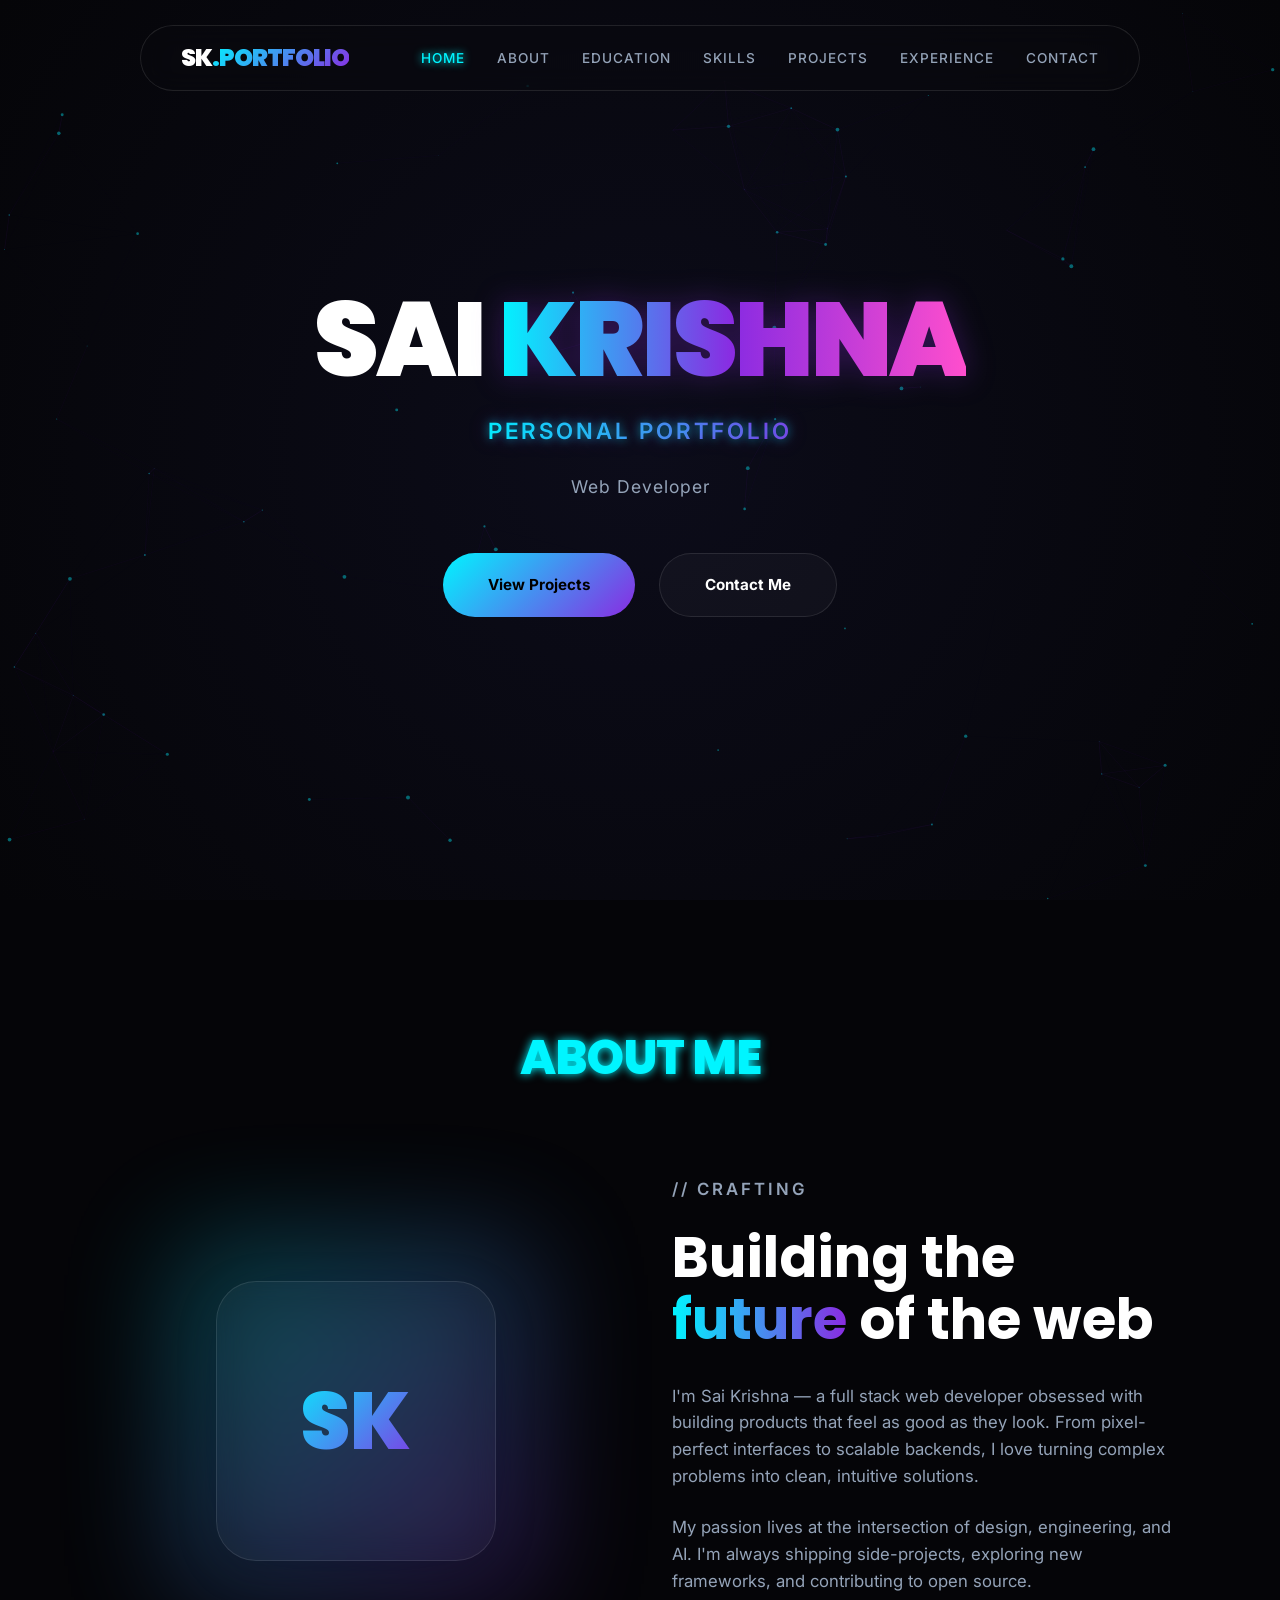
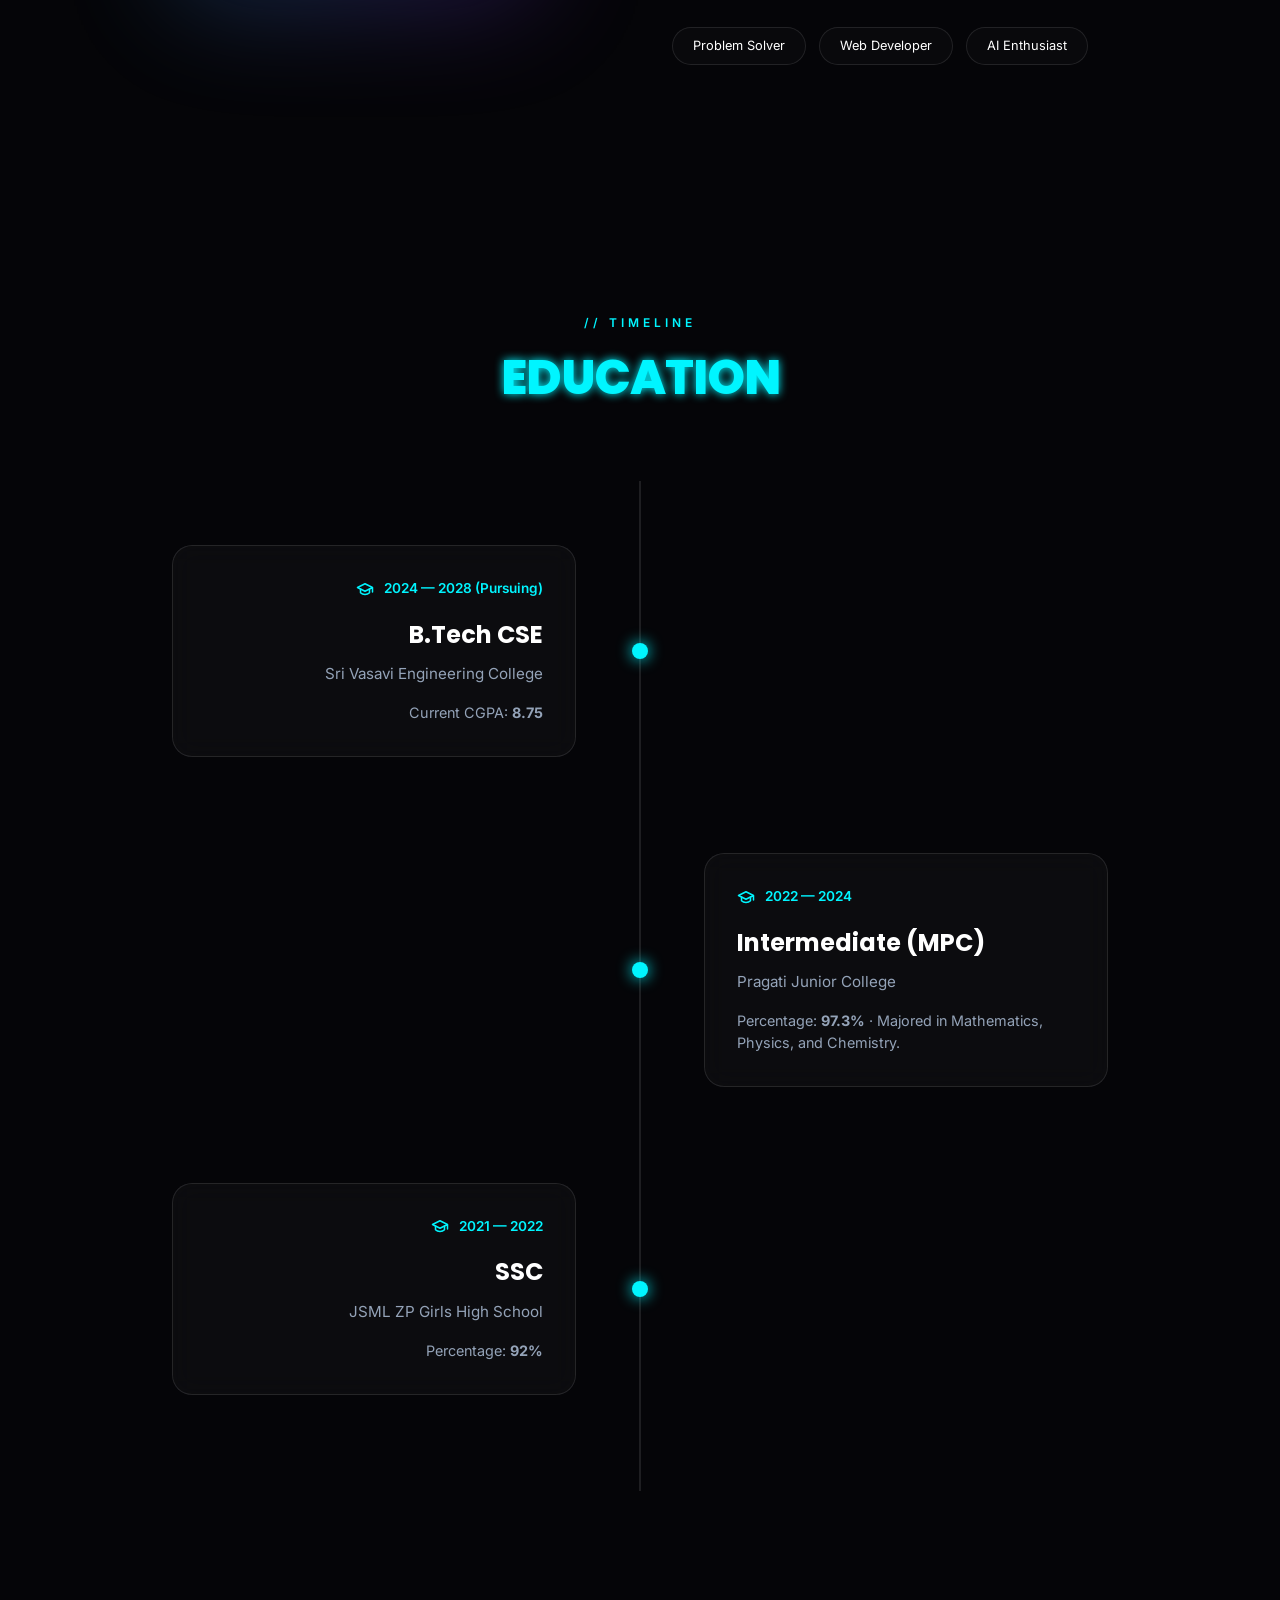
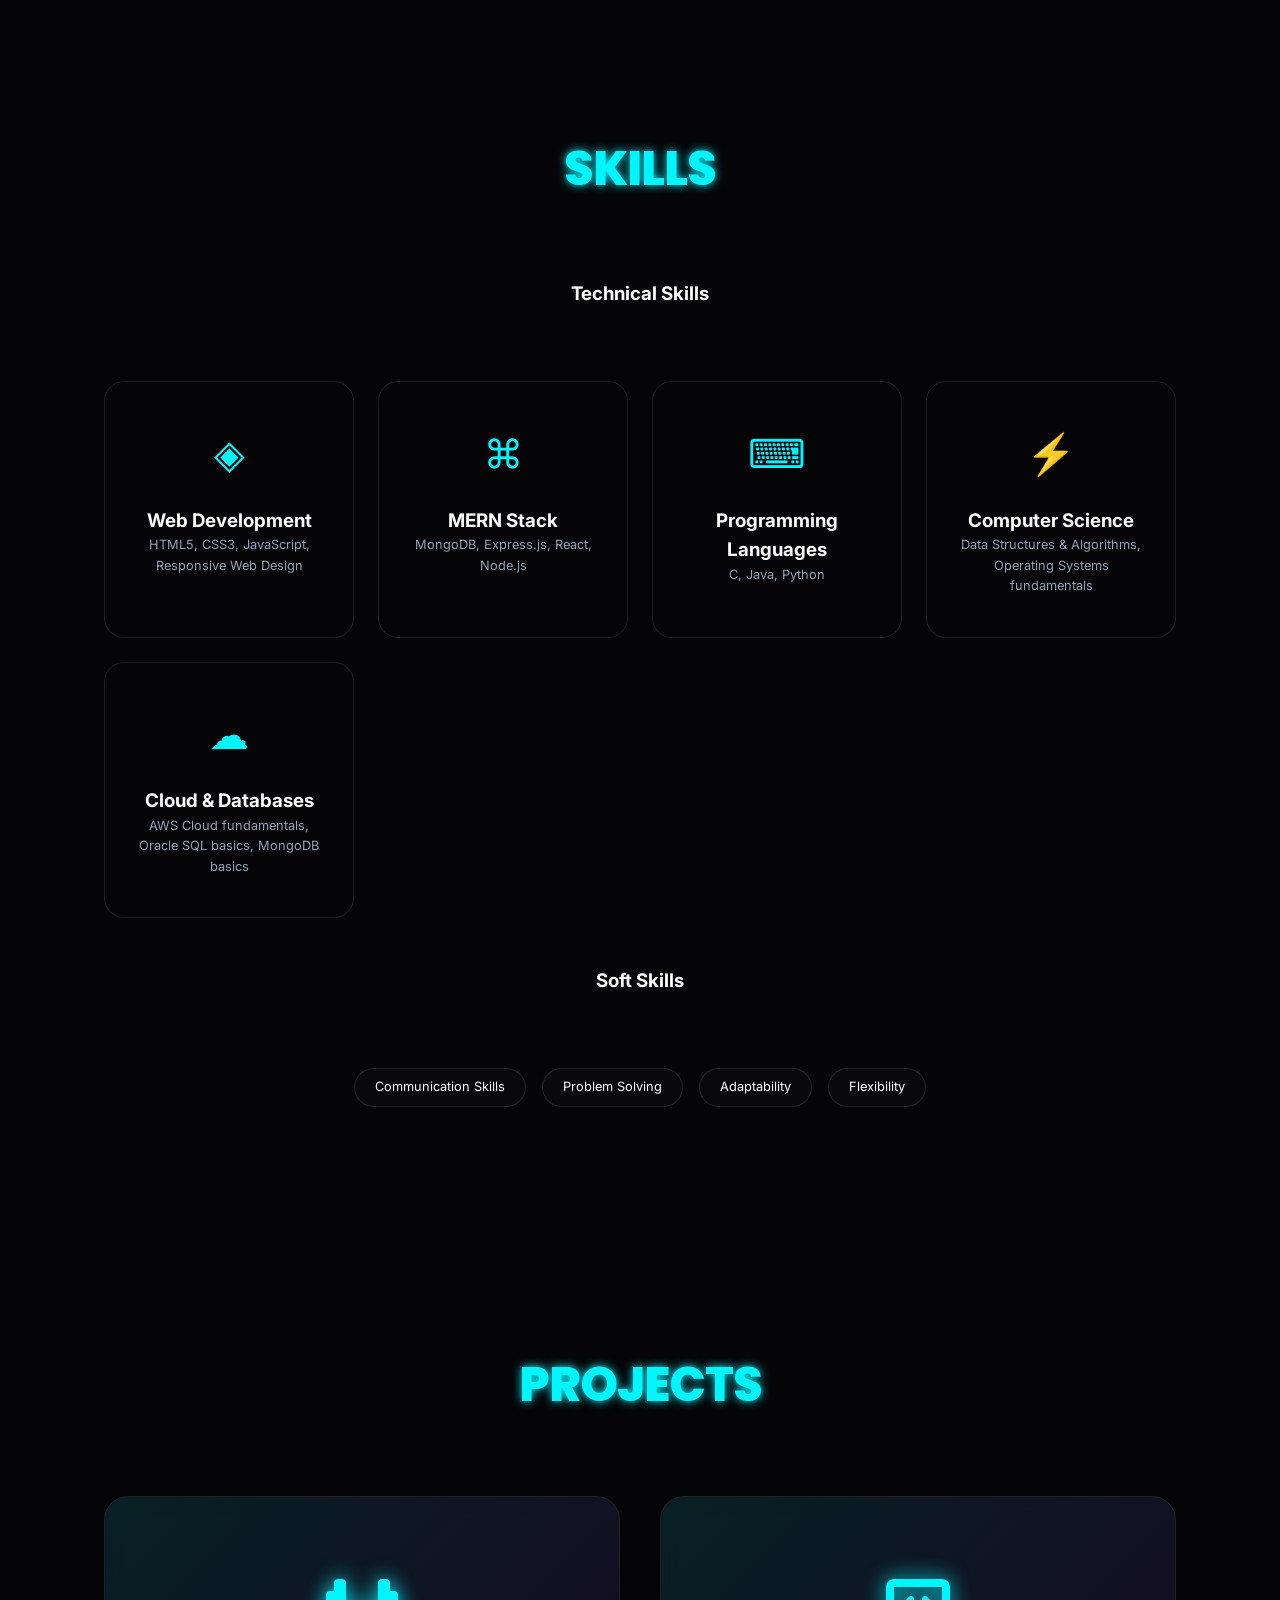
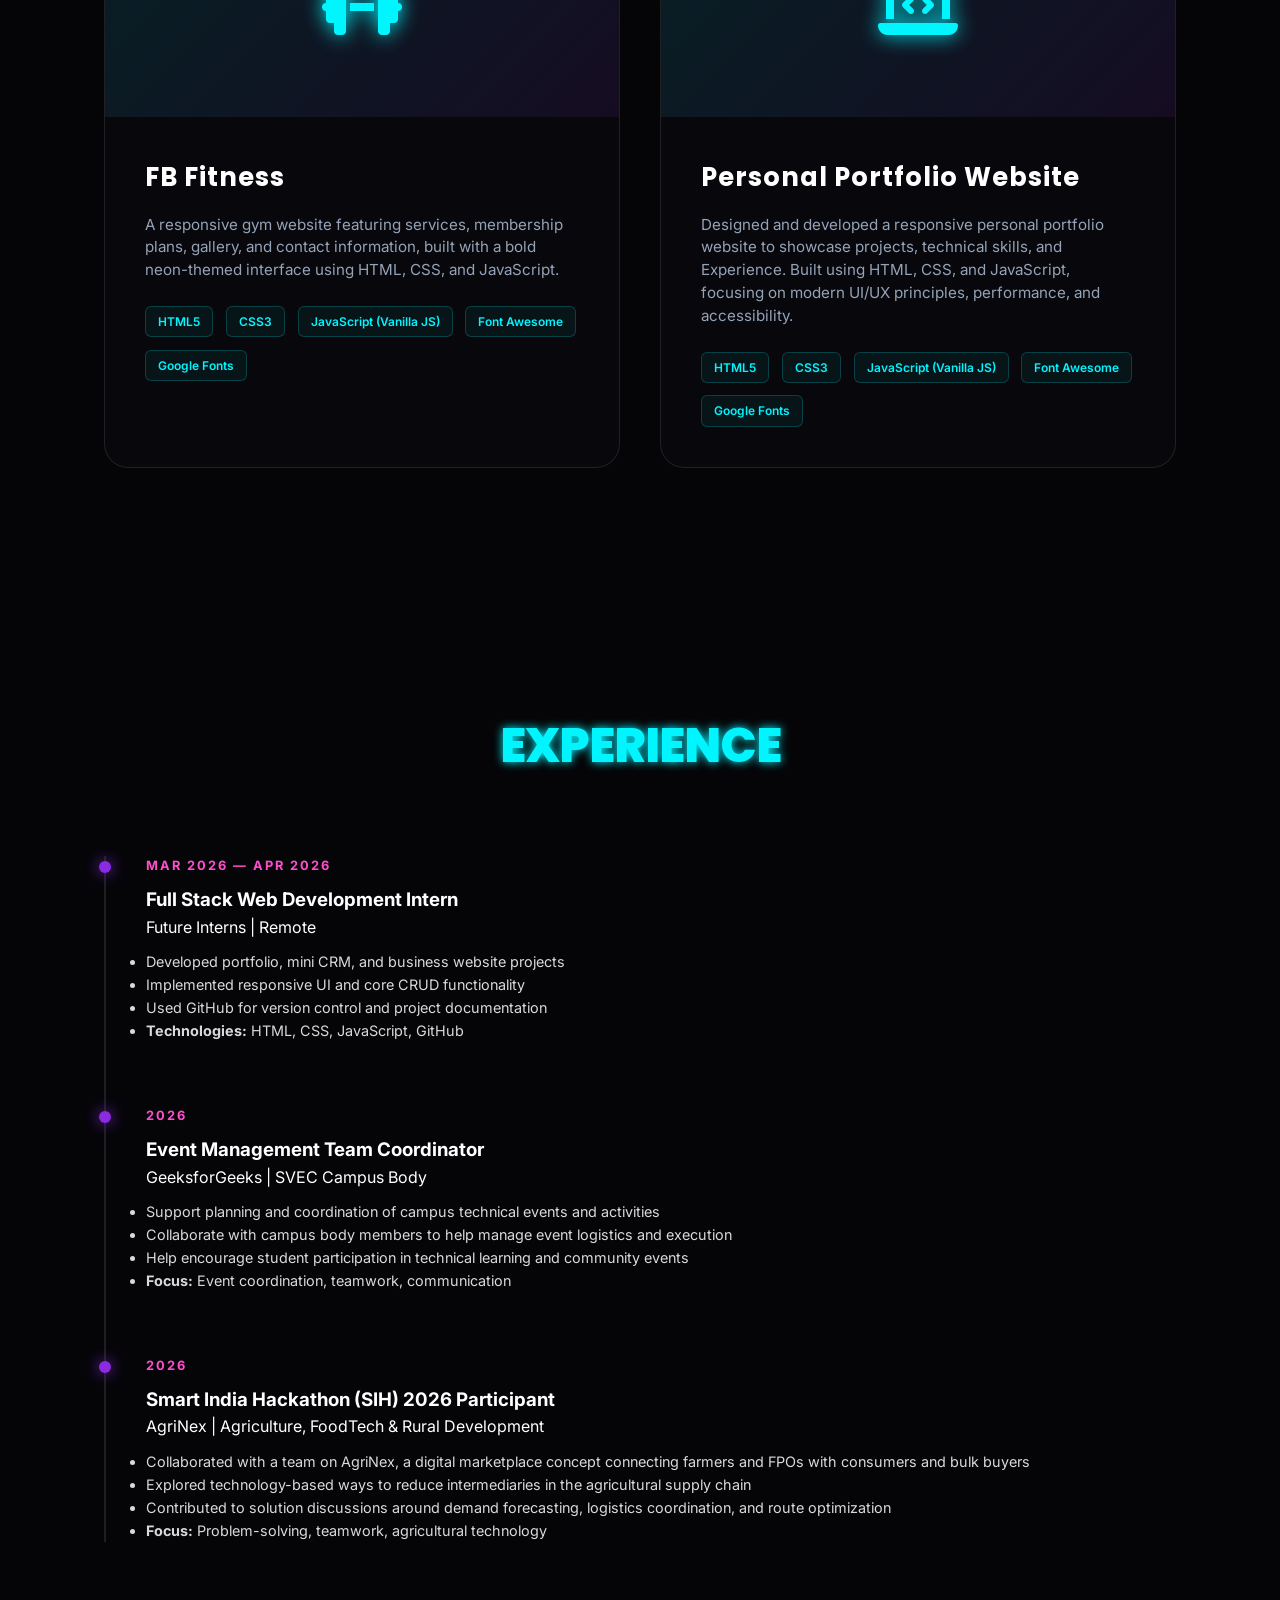
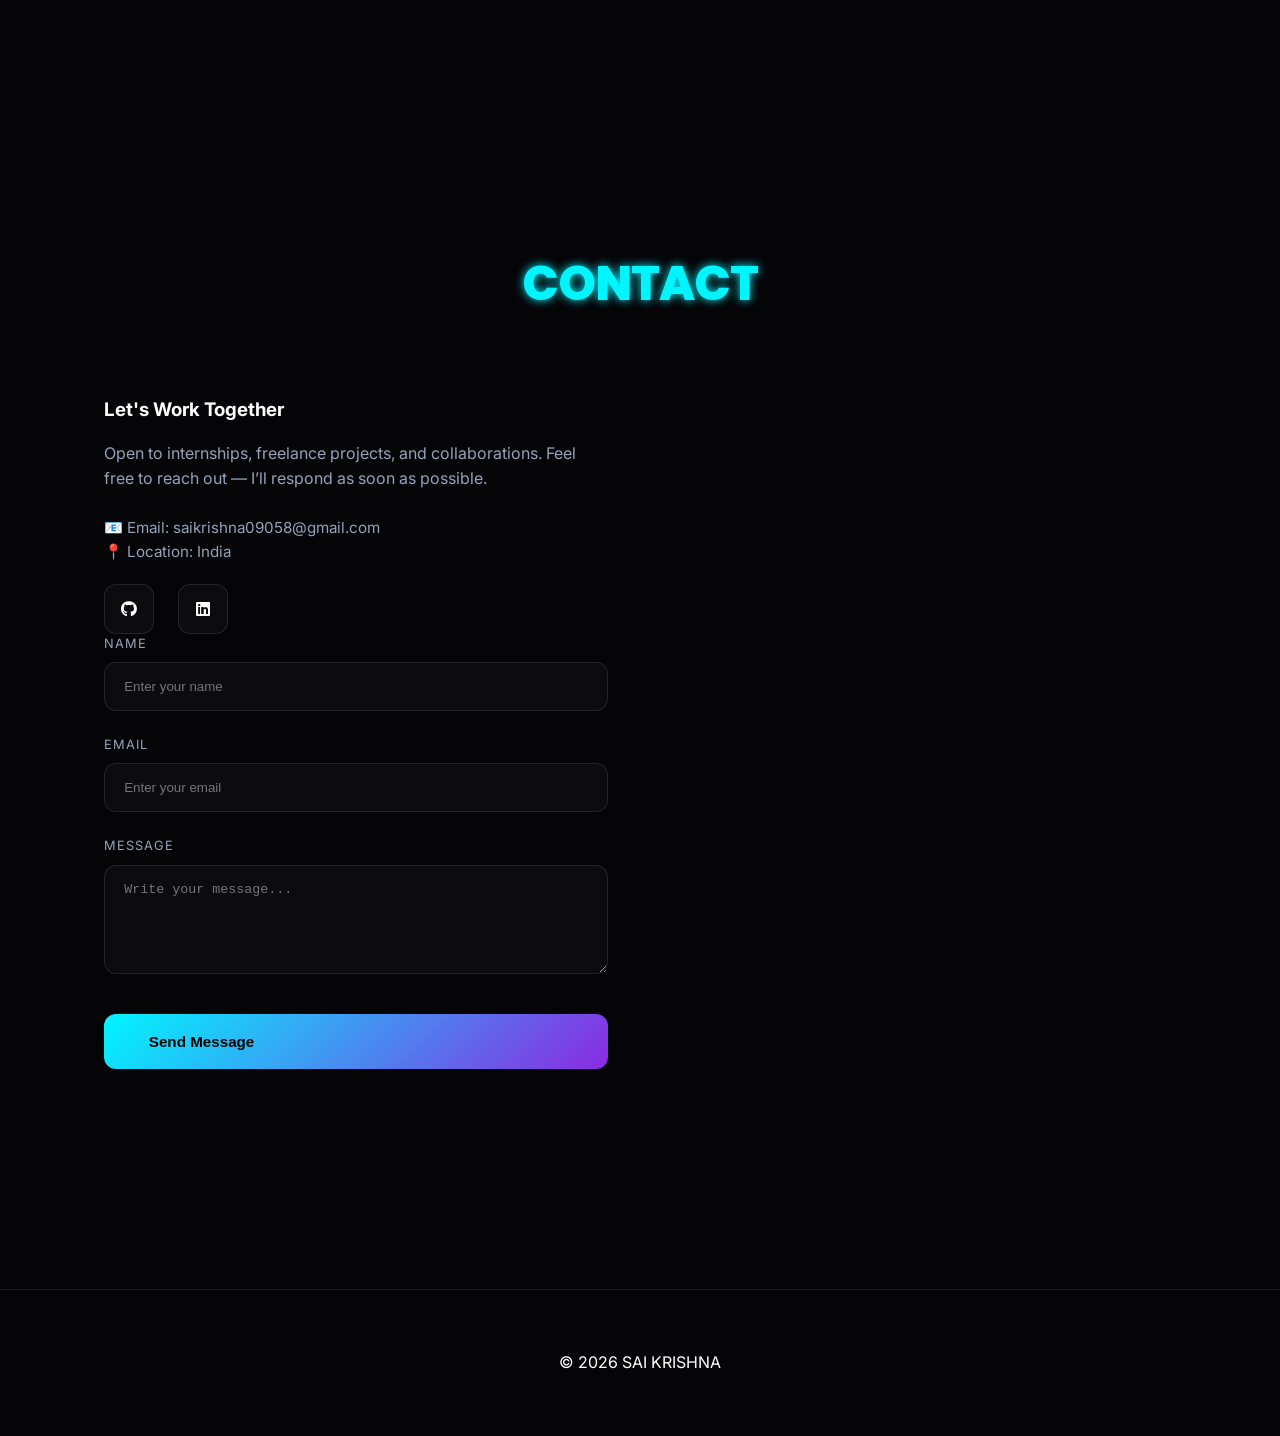
<file: index.html>
<!DOCTYPE html>
<html lang="en">
<head>
    <meta charset="UTF-8">
    <meta name="viewport" content="width=device-width, initial-scale=1.0">
    <title>Sai Krishna | Personal Portfolio</title>

    <!-- Google Fonts -->
    <link href="https://fonts.googleapis.com/css2?family=Inter:wght@300;400;500;600&family=Poppins:wght@400;600;700;800;900&display=swap" rel="stylesheet">

    <!-- Font Awesome -->
    <link rel="stylesheet" href="https://cdnjs.cloudflare.com/ajax/libs/font-awesome/6.5.0/css/all.min.css">

    <!-- External CSS -->
    <link rel="stylesheet" href="styles.css">
</head>
<body>

    <div id="scroll-progress"></div>
    <canvas id="bg-canvas"></canvas>

    <!-- Navbar -->
    <nav id="navbar">
        <a href="#" class="logo">SK<span>.PORTFOLIO</span></a>
        <ul class="nav-links">
            <li><a href="#home">Home</a></li>
            <li><a href="#about">About</a></li>
            <li><a href="#education">Education</a></li>
            <li><a href="#skills">Skills</a></li>
            <li><a href="#projects">Projects</a></li>
            <li><a href="#experience">Experience</a></li>
            <li><a href="#contact">Contact</a></li>
        </ul>
    </nav>

    <!-- Hero Section -->
    <header class="hero" id="home">
        <h1 class="scroll-reveal">
             SAI <span class="gradient-text">KRISHNA</span>
        </h1>
        <p class="hero-tagline scroll-reveal">Personal Portfolio</p>
        <div class="subtitle scroll-reveal" id="typewriter"></div>
        <div class="hero-btns scroll-reveal">
            <a href="#projects" class="btn btn-primary">
                View Projects
            </a>
            <a href="#contact" class="btn btn-secondary">
                Contact Me
            </a>
        </div>
        
    </header>

    <!-- About Section -->
    <section id="about">
        <div class="section-header scroll-reveal">
            <h2><span class="accent">About Me</span></h2>
        </div>

        <div class="about-grid container">
            <div class="about-visual scroll-reveal">
                <div class="glow-box"></div>
                <div class="sk-box">
                    <span>SK</span>
                </div>
            </div>
            
            <div class="about-content scroll-reveal">
                <p class="about-header">// CRAFTING</p>
                <h2 class="about-title">Building the <span class="accent">future</span> of the web</h2>
                
                <p>I'm Sai Krishna — a full stack web developer obsessed with building products that feel as good as they look. From pixel-perfect interfaces to scalable backends, I love turning complex problems into clean, intuitive solutions.</p>
                
                <p>My passion lives at the intersection of design, engineering, and AI. I'm always shipping side-projects, exploring new frameworks, and contributing to open source.</p>
                
                <div class="skill-pills">
                    <span class="pill">Problem Solver</span>
                    <span class="pill">Web Developer</span>
                    <span class="pill">AI Enthusiast</span>

                </div>
            </div>
        </div>
    </section>

    <!-- Education Section -->
    <section id="education">
        <div class="timeline-section-header scroll-reveal">
            <span class="timeline-label">// TIMELINE</span>
            <h2 class="timeline-title"><span class="accent">Education</span></h2>
        </div>
        
        <div class="edu-timeline container">
            <div class="edu-item scroll-reveal">
                <div class="edu-dot"></div>
                <div class="edu-card">
                    <div class="edu-meta">
                        <svg width="18" height="18" viewBox="0 0 24 24" fill="none" stroke="currentColor" stroke-width="2" stroke-linecap="round" stroke-linejoin="round"><path d="M22 10v6M2 10l10-5 10 5-10 5z"/><path d="M6 12v5c3 3 9 3 12 0v-5"/></svg>
                        2024 — 2028 (Pursuing)
                    </div>
                    <h3>B.Tech CSE</h3>
                    <p class="edu-inst">Sri Vasavi Engineering College</p>
                    <p class="edu-desc">Current CGPA: <strong>8.75</strong></p>
                </div>
            </div>
            
            <div class="edu-item scroll-reveal">
                <div class="edu-dot"></div>
                <div class="edu-card">
                    <div class="edu-meta">
                        <svg width="18" height="18" viewBox="0 0 24 24" fill="none" stroke="currentColor" stroke-width="2" stroke-linecap="round" stroke-linejoin="round"><path d="M22 10v6M2 10l10-5 10 5-10 5z"/><path d="M6 12v5c3 3 9 3 12 0v-5"/></svg>
                        2022 — 2024
                    </div>
                    <h3>Intermediate (MPC)</h3>
                    <p class="edu-inst">Pragati Junior College</p>
                    <p class="edu-desc">Percentage: <strong>97.3%</strong> · Majored in Mathematics, Physics, and Chemistry.</p>
                </div>
            </div>
            
            <div class="edu-item scroll-reveal">
                <div class="edu-dot"></div>
                <div class="edu-card">
                    <div class="edu-meta">
                        <svg width="18" height="18" viewBox="0 0 24 24" fill="none" stroke="currentColor" stroke-width="2" stroke-linecap="round" stroke-linejoin="round"><path d="M22 10v6M2 10l10-5 10 5-10 5z"/><path d="M6 12v5c3 3 9 3 12 0v-5"/></svg>
                        2021 — 2022
                    </div>
                    <h3>SSC</h3>
                    <p class="edu-inst">JSML ZP Girls High School</p>
                    <p class="edu-desc">Percentage: <strong>92%</strong></p>
                </div>
            </div>
        </div>
    </section>

    <!-- Skills Section -->
    <section id="skills">
        <div class="section-header scroll-reveal">
            <h2><span class="accent">Skills</span></h2>
        </div>

        <div class="section-header scroll-reveal">
            <h3>Technical Skills</h3>
        </div>
        <div class="skills-grid">
            <div class="skill-card scroll-reveal">
                <span class="skill-icon">◈</span>
                <h3>Web Development</h3>
                <p style="font-size: 0.8rem; color: var(--text-secondary);">HTML5, CSS3, JavaScript, Responsive Web Design</p>
            </div>
            <div class="skill-card scroll-reveal">
                <span class="skill-icon">⌘</span>
                <h3>MERN Stack</h3>
                <p style="font-size: 0.8rem; color: var(--text-secondary);">MongoDB, Express.js, React, Node.js</p>
            </div>
            <div class="skill-card scroll-reveal">
                <span class="skill-icon">⌨</span>
                <h3>Programming Languages</h3>
                <p style="font-size: 0.8rem; color: var(--text-secondary);">C, Java, Python</p>
            </div>
            <div class="skill-card scroll-reveal">
                <span class="skill-icon">⚡</span>
                <h3>Computer Science</h3>
                <p style="font-size: 0.8rem; color: var(--text-secondary);">Data Structures & Algorithms, Operating Systems fundamentals</p>
            </div>
            <div class="skill-card scroll-reveal">
                <span class="skill-icon">☁</span>
                <h3>Cloud & Databases</h3>
                <p style="font-size: 0.8rem; color: var(--text-secondary);">AWS Cloud fundamentals, Oracle SQL basics, MongoDB basics</p>
            </div>
        </div>

        <div class="section-header scroll-reveal" style="margin-top: 3rem;">
            <h3>Soft Skills</h3>
        </div>
        <div class="skill-pills scroll-reveal" style="display: flex; justify-content: center; flex-wrap: wrap; gap: 1rem; margin-top: 1.5rem;">
            <span class="pill">Communication Skills</span>
            <span class="pill">Problem Solving</span>
            <span class="pill">Adaptability</span>
            <span class="pill">Flexibility</span>
        </div>
    </section>

    <!-- Projects Section -->
    <section id="projects">
        <div class="section-header scroll-reveal">
            <h2><span class="accent">Projects</span></h2>
        </div>
        <div class="projects-grid container">
            <!-- Project 1: FB Fitness -->
            <div class="glass-card project-card scroll-reveal">
                <div class="project-img">
                    <i class="fas fa-dumbbell"></i>
                    <div class="project-overlay">
                       <a href="./fb-fitness/index.html" target="_blank" rel="noopener noreferrer">
  Live Demo
</a>
                    </div>
                </div>
                <div class="project-info">
                    <h3>FB Fitness </h3>
                    <p style="color: var(--text-secondary); font-size: 0.95rem; line-height: 1.5;">
                        A responsive gym website featuring services, membership plans, gallery, and contact information, built with a bold neon-themed interface using HTML, CSS, and JavaScript.
                    </p>
                    <div class="tech-stack">
                        <span class="tag">HTML5</span>
                        <span class="tag">CSS3</span>
                        <span class="tag">JavaScript (Vanilla JS)</span>
                        <span class="tag">Font Awesome</span>
                        <span class="tag">Google Fonts</span>
                    </div>
                </div>
            </div>

            <!-- Project 2: Personal Portfolio -->
            <div class="glass-card project-card scroll-reveal">
                <div class="project-img">
                    <i class="fas fa-laptop-code"></i>
                    <div class="project-overlay">
                        <a href="#" class="btn btn-primary" style="padding: 10px 20px;">View Site</a>
                    </div>
                </div>
                <div class="project-info">
                    <h3>Personal Portfolio Website</h3>
                    <p style="color: var(--text-secondary); font-size: 0.95rem; line-height: 1.5;">Designed and developed a responsive personal portfolio website to showcase projects, technical skills, and Experience. Built using HTML, CSS, and JavaScript, focusing on modern UI/UX principles, performance, and accessibility.                      </p>
                    <div class="tech-stack">
                        <span class="tag">HTML5</span>
                        <span class="tag">CSS3</span>
                        <span class="tag">JavaScript (Vanilla JS)</span>
                        <span class="tag">Font Awesome</span>
                        <span class="tag">Google Fonts</span>

                    </div>
                </div>
            </div>
        </div>
    </section>

<!-- Experience Section -->
<section id="experience">
    <div class="section-header scroll-reveal">
        <h2><span class="accent">Experience</span></h2>
    </div>

    <div class="exp-timeline">
        <div class="exp-item scroll-reveal">
            <div class="exp-date">Mar 2026 — Apr 2026</div>

            <div class="timeline-content">
                <h3>Full Stack Web Development Intern</h3>
                <p>Future Interns | Remote</p>

                <ul style="margin-top: 0.6rem; opacity: 0.85; font-size: 0.9rem;">
                    <li>Developed portfolio, mini CRM, and business website projects</li>
                    <li>Implemented responsive UI and core CRUD functionality</li>
                    <li>Used GitHub for version control and project documentation</li>
                    <li><strong>Technologies:</strong> HTML, CSS, JavaScript, GitHub</li>
                </ul>
            </div>
        </div>

        <div class="exp-item scroll-reveal">
            <div class="exp-date">2026</div>
            <div class="timeline-content">
                <h3>Event Management Team Coordinator</h3>
                <p>GeeksforGeeks | SVEC Campus Body</p>
                <ul style="margin-top: 0.6rem; opacity: 0.85; font-size: 0.9rem;">
                    <li>Support planning and coordination of campus technical events and activities</li>
                    <li>Collaborate with campus body members to help manage event logistics and execution</li>
                    <li>Help encourage student participation in technical learning and community events</li>
                    <li><strong>Focus:</strong> Event coordination, teamwork, communication</li>
                </ul>
            </div>
        </div>

        <div class="exp-item scroll-reveal">
            <div class="exp-date">2026</div>
            <div class="timeline-content">
                <h3>Smart India Hackathon (SIH) 2026 Participant</h3>
                <p>AgriNex | Agriculture, FoodTech & Rural Development</p>
                <ul style="margin-top: 0.6rem; opacity: 0.85; font-size: 0.9rem;">
                    <li>Collaborated with a team on AgriNex, a digital marketplace concept connecting farmers and FPOs with consumers and bulk buyers</li>
                    <li>Explored technology-based ways to reduce intermediaries in the agricultural supply chain</li>
                    <li>Contributed to solution discussions around demand forecasting, logistics coordination, and route optimization</li>
                    <li><strong>Focus:</strong> Problem-solving, teamwork, agricultural technology</li>
                </ul>
            </div>
        </div>
    </div>
</section>
  <!-- Contact Section -->
<section id="contact">
    <div class="section-header scroll-reveal">
        <h2><span class="accent">Contact</span></h2>
    </div>

    <div class="contact-container scroll-reveal">

        <!-- Left Side -->
        <div>
            <h3>Let's Work Together</h3>
            <p style="color: var(--text-secondary); margin-top: 1rem;">
                Open to internships, freelance projects, and collaborations. 
                Feel free to reach out — I’ll respond as soon as possible.
            </p>

            <div style="margin-top: 1.5rem; color: var(--text-secondary); font-size: 0.95rem;">
                <p>📧 Email: saikrishna09058@gmail.com</p>
                <p>📍 Location: India</p>
            </div>
<div class="social-links" style="margin-top: 1.2rem;">
    
    <a href="https://github.com/sathivellisaikrishna" target="_blank" class="social-item">
        <i class="fab fa-github"></i>
    </a>

    <a href="https://www.linkedin.com/in/sathivelli-sai-krishna-54211a346" target="_blank" class="social-item">
        <i class="fab fa-linkedin"></i>
    </a>

</div>        <!-- Right Side (Form) -->
        <form id="contact-form">
            <div class="form-group">
                <label>Name</label>
                <input type="text" placeholder="Enter your name" required>
            </div>

            <div class="form-group">
                <label>Email</label>
                <input type="email" placeholder="Enter your email" required>
            </div>

            <div class="form-group">
                <label>Message</label>
                <textarea rows="5" placeholder="Write your message..." required></textarea>
            </div>

            <button type="submit" class="btn btn-primary" 
                style="width: 100%; border-radius: 12px; margin-top: 1rem;">
                Send Message
            </button>
        </form>
    </div>
</section>

    <footer>
        <p>&copy; 2026 SAI KRISHNA</p>
    </footer>

    <!-- External JS -->
    <script src="script.js"></script>

</body>
</html>
</file>
<file: styles.css>
:root {
            /* Futuristic Color Palette */
            --bg-deep: #050508;
            --bg-card: rgba(10, 10, 15, 0.7);
            --text-primary: #ffffff;
            --text-secondary: #94a3b8;
            
            /* Neon Accents */
            --cyan: #00f5ff;
            --purple: #8a2be2;
            --pink: #ff4ecd;
            
            /* Glassmorphism & UI */
            --glass-border: rgba(255, 255, 255, 0.1);
            --glass-blur: blur(12px);
            --glow-shadow: 0 0 20px rgba(0, 245, 255, 0.15);
            
            --transition: all 0.4s cubic-bezier(0.175, 0.885, 0.32, 1.275);
        }

        * {
            margin: 0;
            padding: 0;
            box-sizing: border-box;
            cursor: default;
        }

        html {
            scroll-behavior: smooth;
            scrollbar-width: thin;
            scrollbar-color: var(--purple) var(--bg-deep);
        }

        body {
            background-color: var(--bg-deep);
            color: var(--text-primary);
            font-family: 'Inter', sans-serif;
            overflow-x: hidden;
            line-height: 1.6;
        }

        /* --- Global Animations --- */
        @keyframes float {
            0%, 100% { transform: translateY(0); }
            50% { transform: translateY(-10px); }
        }

        @keyframes pulse-glow {
            0%, 100% { opacity: 0.5; transform: scale(1); }
            50% { opacity: 1; transform: scale(1.05); }
        }

        /* --- Background Particles --- */
        #bg-canvas {
            position: fixed;
            top: 0;
            left: 0;
            width: 100%;
            height: 100%;
            z-index: -1;
            background: radial-gradient(circle at 50% 50%, #0c0c1a 0%, #050508 100%);
        }

        /* --- Scroll Progress Bar --- */
        #scroll-progress {
            position: fixed;
            top: 0;
            left: 0;
            width: 0%;
            height: 4px;
            background: linear-gradient(to right, var(--cyan), var(--purple), var(--pink));
            z-index: 2000;
            box-shadow: 0 0 10px var(--cyan);
        }

        /* --- Navbar (Capsule Glass) --- */
        nav {
            position: fixed;
            top: 25px;
            left: 50%;
            transform: translateX(-50%);
            width: 90%;
            max-width: 1000px;
            z-index: 1500;
            padding: 0.8rem 2.5rem;
            background: rgba(10, 10, 15, 0.4);
            backdrop-filter: var(--glass-blur);
            border: 1px solid var(--glass-border);
            border-radius: 100px;
            display: flex;
            justify-content: space-between;
            align-items: center;
            transition: var(--transition);
        }

        nav.scrolled {
            top: 10px;
            background: rgba(5, 5, 8, 0.9);
            width: 95%;
            border-color: rgba(0, 245, 255, 0.2);
        }

        .logo {
            font-family: 'Poppins', sans-serif;
            font-size: 1.5rem;
            font-weight: 900;
            text-decoration: none;
            color: #fff;
            letter-spacing: -1px;
        }

        .logo span {
            background: linear-gradient(135deg, var(--cyan), var(--purple));
            -webkit-background-clip: text;
            -webkit-text-fill-color: transparent;
        }

        .nav-links {
            display: flex;
            gap: 2rem;
            list-style: none;
        }

        .nav-links a {
            text-decoration: none;
            color: var(--text-secondary);
            font-size: 0.85rem;
            font-weight: 500;
            transition: var(--transition);
            text-transform: uppercase;
            letter-spacing: 1px;
        }

        .nav-links a:hover, .nav-links a.active {
            color: var(--cyan);
            text-shadow: 0 0 8px var(--cyan);
        }

        /* --- Hero Section --- */
        .hero {
            height: 100vh;
            display: flex;
            flex-direction: column;
            align-items: center;
            justify-content: center;
            text-align: center;
            padding: 0 5%;
        }

        .hero h1 {
            font-family: 'Poppins', sans-serif;
            font-size: clamp(3rem, 10vw, 6.5rem);
            font-weight: 900;
            line-height: 1.1;
            text-transform: uppercase;
            letter-spacing: -3px;
        }

        .hero h1 .gradient-text {
            background: linear-gradient(to right, var(--cyan), var(--purple), var(--pink));
            -webkit-background-clip: text;
            -webkit-text-fill-color: transparent;
            filter: drop-shadow(0 0 15px rgba(138, 43, 226, 0.3));
        }

        .hero .subtitle {
            font-size: 1.1rem;
            color: var(--text-secondary);
            margin-top: 1.5rem;
            height: 1.5rem;
            font-weight: 400;
            letter-spacing: 1px;
        }

        .hero-btns {
            display: flex;
            gap: 1.5rem;
            margin-top: 3.5rem;
        }

        .btn {
            padding: 1.2rem 2.8rem;
            border-radius: 100px;
            font-weight: 700;
            text-decoration: none;
            font-size: 0.95rem;
            transition: var(--transition);
            display: flex;
            align-items: center;
            gap: 10px;
        }

        .btn-primary {
            background: linear-gradient(135deg, var(--cyan), var(--purple));
            color: #000;
            border: none;
        }

        .btn-primary:hover {
            transform: translateY(-5px) scale(1.02);
            box-shadow: 0 10px 30px rgba(0, 245, 255, 0.4);
        }

        .btn-secondary {
            background: rgba(255, 255, 255, 0.03);
            border: 1px solid var(--glass-border);
            color: #fff;
        }

        .btn-secondary:hover {
            background: rgba(255, 255, 255, 0.08);
            border-color: var(--pink);
            box-shadow: 0 0 15px rgba(255, 78, 205, 0.3);
            transform: translateY(-5px);
        }

        /* --- About Section --- */
        .about-grid {
            display: grid;
            grid-template-columns: 1fr 1fr;
            gap: 4rem;
            align-items: center;
        }

        .about-visual {
            position: relative;
            width: 100%;
            aspect-ratio: 1;
            display: flex;
            align-items: center;
            justify-content: center;
        }

        .about-visual .glow-box {
            position: absolute;
            width: 70%;
            height: 70%;
            background: linear-gradient(135deg, var(--cyan), var(--purple));
            filter: blur(60px);
            opacity: 0.3;
            z-index: 0;
        }

        .about-visual .sk-box {
            position: relative;
            z-index: 1;
            width: 280px;
            height: 280px;
            background: rgba(255, 255, 255, 0.03);
            border: 1px solid var(--glass-border);
            backdrop-filter: var(--glass-blur);
            border-radius: 40px;
            display: flex;
            align-items: center;
            justify-content: center;
            font-size: 5rem;
            font-weight: 900;
            font-family: 'Poppins', sans-serif;
            box-shadow: 0 10px 40px rgba(0, 0, 0, 0.2);
        }

        .about-visual .sk-box span {
            background: linear-gradient(135deg, var(--cyan), var(--purple));
            -webkit-background-clip: text;
            -webkit-text-fill-color: transparent;
        }

        .about-header {
            color: var(--cyan);
            font-size: 0.85rem;
            font-weight: 600;
            letter-spacing: 3px;
            text-transform: uppercase;
            margin-bottom: 1rem;
        }

        .about-title {
            font-family: 'Poppins', sans-serif;
            font-size: 3.5rem;
            font-weight: 700;
            line-height: 1.1;
            margin-bottom: 2rem;
        }

        .about-title .accent {
            background: linear-gradient(to right, var(--cyan), var(--purple));
            -webkit-background-clip: text;
            -webkit-text-fill-color: transparent;
        }

        .about-content p {
            color: var(--text-secondary);
            font-size: 1.05rem;
            margin-bottom: 1.5rem;
            max-width: 550px;
        }

        .skill-pills {
            display: flex;
            flex-wrap: wrap;
            gap: 0.8rem;
            margin-top: 2rem;
        }

        .pill {
            padding: 8px 20px;
            background: rgba(255, 255, 255, 0.02);
            border: 1px solid var(--glass-border);
            border-radius: 100px;
            font-size: 0.8rem;
            color: var(--text-primary);
            transition: var(--transition);
        }

        .pill:hover {
            border-color: var(--cyan);
            background: rgba(0, 245, 255, 0.05);
            transform: translateY(-2px);
        }

        /* --- Education Section --- */
        .timeline-section-header {
            text-align: center;
            margin-bottom: 4rem;
        }

        .timeline-label {
            color: var(--cyan);
            font-size: 0.75rem;
            font-weight: 600;
            letter-spacing: 4px;
            text-transform: uppercase;
            margin-bottom: 0.5rem;
            display: block;
        }

        .timeline-title {
            font-family: 'Poppins', sans-serif;
            font-size: 3rem;
            font-weight: 800;
            color: #fff;
            text-transform: uppercase;
            letter-spacing: -1px;
        }

        .edu-timeline {
            position: relative;
            max-width: 1000px;
            margin: 0 auto;
            padding: 2rem 0;
        }

        .edu-timeline::before {
            content: '';
            position: absolute;
            left: 50%;
            top: 0;
            bottom: 0;
            width: 2px;
            background: rgba(255, 255, 255, 0.1);
            transform: translateX(-50%);
        }

        .edu-item {
            position: relative;
            width: 50%;
            padding: 2rem;
            margin-bottom: 2rem;
        }

        .edu-item:nth-child(odd) {
            left: 0;
            text-align: right;
            padding-right: 4rem;
        }

        .edu-item:nth-child(even) {
            left: 50%;
            text-align: left;
            padding-left: 4rem;
        }

        .edu-dot {
            position: absolute;
            left: 100%;
            top: 50%;
            width: 16px;
            height: 16px;
            background: var(--cyan);
            border-radius: 50%;
            transform: translate(-50%, -50%);
            box-shadow: 0 0 15px var(--cyan);
            z-index: 2;
        }

        .edu-item:nth-child(even) .edu-dot {
            left: 0;
        }

        .edu-card {
            background: rgba(255, 255, 255, 0.03);
            border: 1px solid var(--glass-border);
            backdrop-filter: var(--glass-blur);
            padding: 2rem;
            border-radius: 20px;
            transition: var(--transition);
        }

        .edu-card:hover {
            border-color: var(--cyan);
            transform: translateY(-5px);
            background: rgba(255, 255, 255, 0.05);
        }

        .edu-meta {
            display: flex;
            align-items: center;
            gap: 10px;
            color: var(--cyan);
            font-size: 0.85rem;
            font-weight: 600;
            margin-bottom: 1rem;
        }

        .edu-item:nth-child(odd) .edu-meta {
            justify-content: flex-end;
        }

        .edu-card h3 {
            font-family: 'Poppins', sans-serif;
            font-size: 1.5rem;
            font-weight: 700;
            margin-bottom: 0.5rem;
            color: #fff;
        }

        .edu-inst {
            color: var(--text-secondary);
            font-size: 0.95rem;
            margin-bottom: 1rem;
        }

        .edu-desc {
            color: var(--text-secondary);
            font-size: 0.9rem;
            line-height: 1.5;
        }

        /* --- Global Section Headers --- */
        section {
            padding: 120px 5%;
            max-width: 1200px;
            margin: 0 auto;
        }

        .section-header {
            margin-bottom: 4.5rem;
            text-align: center;
        }

        .section-header h2 {
            font-family: 'Poppins', sans-serif;
            font-size: 3rem;
            font-weight: 800;
            text-transform: uppercase;
            letter-spacing: -1px;
        }

        .section-header .accent, .timeline-section-header .accent {
            color: var(--cyan);
            text-shadow: 0 0 10px var(--cyan);
        }

        .glass-card {
            background: var(--bg-card);
            backdrop-filter: var(--glass-blur);
            border: 1px solid var(--glass-border);
            border-radius: 24px;
            padding: 3rem;
            transition: var(--transition);
        }

        /* --- Skills Grid --- */
        .skills-grid {
            display: grid;
            grid-template-columns: repeat(auto-fit, minmax(220px, 1fr));
            gap: 1.5rem;
        }

        .skill-card {
            text-align: center;
            padding: 2.5rem 1.5rem;
            border: 1px solid var(--glass-border);
            border-radius: 20px;
            transition: var(--transition);
        }

        .skill-card:hover {
            transform: translateY(-8px);
            border-color: var(--cyan);
            box-shadow: 0 0 20px rgba(0, 245, 255, 0.2);
        }

        .skill-icon {
            font-size: 2.5rem;
            margin-bottom: 1.2rem;
            display: block;
            color: var(--cyan);
        }

        /* --- Projects Grid --- */
        .projects-grid {
            display: grid;
            grid-template-columns: repeat(auto-fit, minmax(350px, 1fr));
            gap: 2.5rem;
            justify-content: center;
        }

        .project-card {
            position: relative;
            padding: 0;
            overflow: hidden;
            display: flex;
            flex-direction: column;
        }

        .project-img {
            height: 220px;
            background: linear-gradient(135deg, rgba(0, 242, 255, 0.1), rgba(138, 43, 226, 0.1));
            position: relative;
            display: flex;
            align-items: center;
            justify-content: center;
            transition: var(--transition);
        }

        .project-img i {
            font-size: 4rem;
            color: var(--cyan);
            filter: drop-shadow(0 0 10px var(--cyan));
        }

        .project-overlay {
            position: absolute;
            top: 0; left: 0; width: 100%; height: 100%;
            background: rgba(10, 10, 15, 0.85);
            display: flex; gap: 1rem;
            justify-content: center;
            align-items: center;
            opacity: 0;
            transition: var(--transition);
            backdrop-filter: blur(4px);
        }

        .project-card:hover .project-overlay { opacity: 1; }
        .project-card:hover .project-img { transform: scale(1.02); }

        .project-info {
            padding: 2.5rem;
        }

        .project-info h3 {
            font-family: 'Poppins', sans-serif;
            font-size: 1.6rem;
            font-weight: 700;
            margin-bottom: 1rem;
            color: #fff;
            letter-spacing: 1px;
        }

        .tech-stack {
            display: flex;
            gap: 0.8rem;
            margin-top: 1.5rem;
            flex-wrap: wrap;
        }

        .tag {
            font-size: 0.75rem;
            color: var(--cyan);
            background: rgba(0, 245, 255, 0.05);
            padding: 5px 12px;
            border: 1px solid rgba(0, 245, 255, 0.2);
            border-radius: 6px;
            font-weight: 600;
        }

        /* --- Experience Timeline --- */
        .exp-timeline {
            position: relative;
            padding-left: 2.5rem;
            border-left: 2px solid var(--glass-border);
        }

        .exp-item {
            position: relative;
            margin-bottom: 4rem;
        }

        .exp-item::before {
            content: '';
            position: absolute;
            left: calc(-2.5rem - 7px);
            top: 5px;
            width: 12px;
            height: 12px;
            border-radius: 50%;
            background: var(--purple);
            box-shadow: 0 0 15px var(--purple);
        }

        .exp-date {
            font-size: 0.8rem;
            color: var(--pink);
            font-weight: 700;
            text-transform: uppercase;
            letter-spacing: 2px;
            margin-bottom: 0.5rem;
        }

        /* --- Contact Section --- */
        .contact-container {
            display: grid;
            grid-template-columns: 1fr 1fr;
            gap: 4rem;
        }

        form {
            display: flex;
            flex-direction: column;
            gap: 1.5rem;
        }

        .form-group {
            display: flex;
            flex-direction: column;
            gap: 0.5rem;
        }

        .form-group label {
            font-size: 0.8rem;
            text-transform: uppercase;
            letter-spacing: 1px;
            color: var(--text-secondary);
        }

        input, textarea {
            background: rgba(255, 255, 255, 0.03);
            border: 1px solid var(--glass-border);
            padding: 1rem 1.2rem;
            border-radius: 12px;
            color: #fff;
            outline: none;
            transition: var(--transition);
        }

        input:focus, textarea:focus {
            border-color: var(--cyan);
            box-shadow: 0 0 15px rgba(0, 245, 255, 0.1);
            background: rgba(255, 255, 255, 0.06);
        }

        .social-links {
            display: flex;
            gap: 1.5rem;
            margin-top: 2rem;
        }

        .social-item {
            width: 50px; height: 50px; background: rgba(255, 255, 255, 0.03); border: 1px solid var(--glass-border); border-radius: 12px;
            display: flex; justify-content: center; align-items: center; color: #fff; text-decoration: none; transition: var(--transition);
        }

        .social-item:hover {
            border-color: var(--pink); color: var(--pink); transform: translateY(-5px); box-shadow: 0 0 15px rgba(255, 78, 205, 0.2);
        }

        /* --- Footer --- */
        footer {
            padding: 60px 0; text-align: center; border-top: 1px solid var(--glass-border); margin-top: 100px;
        }

        .scroll-reveal { opacity: 0; transform: translateY(40px); transition: all 0.8s ease-out; }
        .scroll-reveal.active { opacity: 1; transform: translateY(0); }

        @media (max-width: 968px) {
            .contact-container { grid-template-columns: 1fr; }
            nav { width: 95%; padding: 0.6rem 1.5rem; }
            .nav-links { display: none; }
            .hero h1 { font-size: 3.5rem; }
            .hero-btns { flex-direction: column; width: 100%; }
            .btn { justify-content: center; }
            .about-grid { grid-template-columns: 1fr; text-align: center; }
            .about-visual .sk-box { width: 220px; height: 220px; font-size: 4rem; }
            .about-content p { margin: 0 auto 1.5rem; }
            .skill-pills { justify-content: center; }
            .about-title { font-size: 2.5rem; }
            .edu-timeline::before { left: 0; }
            .edu-item { width: 100%; text-align: left !important; padding: 2rem 0 2rem 2rem !important; }
            .edu-dot { left: 0 !important; }
            .timeline-title { font-size: 2.5rem; }
        }

.hero-tagline {
    margin-top: 1rem;
    font-size: 1.4rem; /* bigger size */
    font-weight: 600;
    letter-spacing: 3px;
    text-transform: uppercase;

    background: linear-gradient(to right, var(--cyan), var(--purple));
    -webkit-background-clip: text;
    -webkit-text-fill-color: transparent;

    text-shadow: 0 0 10px rgba(0, 245, 255, 0.6),
                 0 0 20px rgba(138, 43, 226, 0.4);
}
</file>
